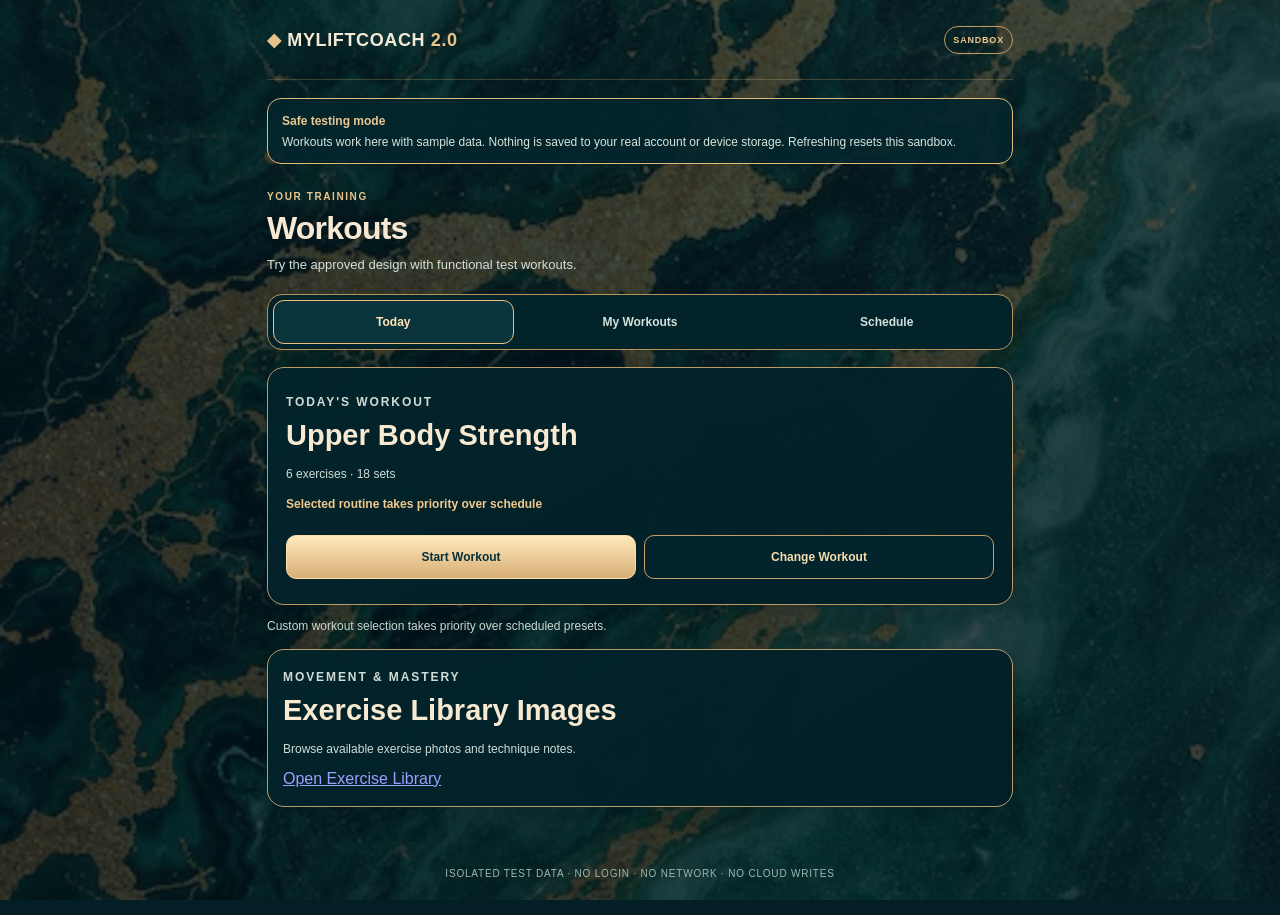
<file: index.html>
<!doctype html>
<html lang="en"><head><meta charset="utf-8"><meta name="viewport" content="width=device-width,initial-scale=1,viewport-fit=cover"><meta name="theme-color" content="#07363b">
<meta http-equiv="Content-Security-Policy" content="default-src 'none'; style-src 'self'; img-src 'self' data:; script-src 'self'; connect-src 'none'; form-action 'none'; object-src 'none'; frame-src 'none'; base-uri 'none'">
<title>MYLIFTCOACH 2.0 | Workouts Sandbox</title><link rel="stylesheet" href="./workouts-visual-preview.css?v=2"><link rel="stylesheet" href="./workouts-sandbox.css?v=1"><script defer src="./workouts-sandbox.js?v=1"></script></head>
<body><div class="wallpaper"></div><main class="app">
<header><div class="wordmark"><span class="symbol">◆</span> MYLIFTCOACH <em>2.0</em></div><div class="preview-tag">SANDBOX</div></header>
<div class="notice"><strong>Safe testing mode</strong><p>Workouts work here with sample data. Nothing is saved to your real account or device storage. Refreshing resets this sandbox.</p></div>
<section class="page"><p class="eyebrow">YOUR TRAINING</p><h1>Workouts</h1><p class="intro">Try the approved design with functional test workouts.</p>
<nav class="tabs" role="tablist" aria-label="Workouts sections"><button type="button" data-tab="today" id="tab-today" role="tab" aria-selected="true" aria-controls="panel-today">Today</button><button type="button" data-tab="routines" id="tab-routines" role="tab" aria-selected="false" aria-controls="panel-routines" tabindex="-1">My Workouts</button><button type="button" data-tab="schedule" id="tab-schedule" role="tab" aria-selected="false" aria-controls="panel-schedule" tabindex="-1">Schedule</button></nav>
<section class="panelview" id="panel-today" role="tabpanel" aria-labelledby="tab-today"><div id="today-content"></div><div id="active-session"></div></section>
<section class="panelview" id="panel-routines" role="tabpanel" aria-labelledby="tab-routines" hidden><div class="split-title"><h2>My routines</h2><button type="button" class="primary small" data-action="create">+ New Workout</button></div><div id="routine-content"></div><form id="routine-editor" class="card editor" hidden><h2 id="editor-heading">Create custom workout</h2><label for="routine-name">Workout name</label><input id="routine-name" name="name" type="text" maxlength="60" required placeholder="e.g. Push Day"><label for="routine-exercises">Exercises — one per line</label><textarea id="routine-exercises" name="exercises" rows="5" maxlength="1500" placeholder="Bench Press&#10;Shoulder Press" required></textarea><label for="routine-sets">Sets per exercise</label><input id="routine-sets" name="sets" type="number" min="1" max="10" value="3" required><div class="buttons"><button class="primary" type="submit">Save workout</button><button class="secondary" type="button" data-action="cancel-edit">Cancel</button></div></form></section>
<section class="panelview" id="panel-schedule" role="tabpanel" aria-labelledby="tab-schedule" hidden><article class="card"><span class="eyebrow">YOUR PLAN</span><h2>Weekly schedule</h2><p>Change the example plan for any day. The test schedule updates Today when no custom workout is selected.</p><div class="week" id="schedule-content"></div></article></section>
<div class="card library-entry"><p class="eyebrow">MOVEMENT & MASTERY</p><h2>Exercise Library Images</h2><p>Browse available exercise photos and technique notes.</p><a href="./exercise-images.html" style="display:inline-block;background:#e2bd83;color:#03272d;font-weight:800;padding:13px 16px;border-radius:10px;text-decoration:none">Open Exercise Library</a></div><p id="feedback" role="status" aria-live="polite"></p>
</section><footer>ISOLATED TEST DATA · NO LOGIN · NO NETWORK · NO CLOUD WRITES</footer></main></body></html>
</file>
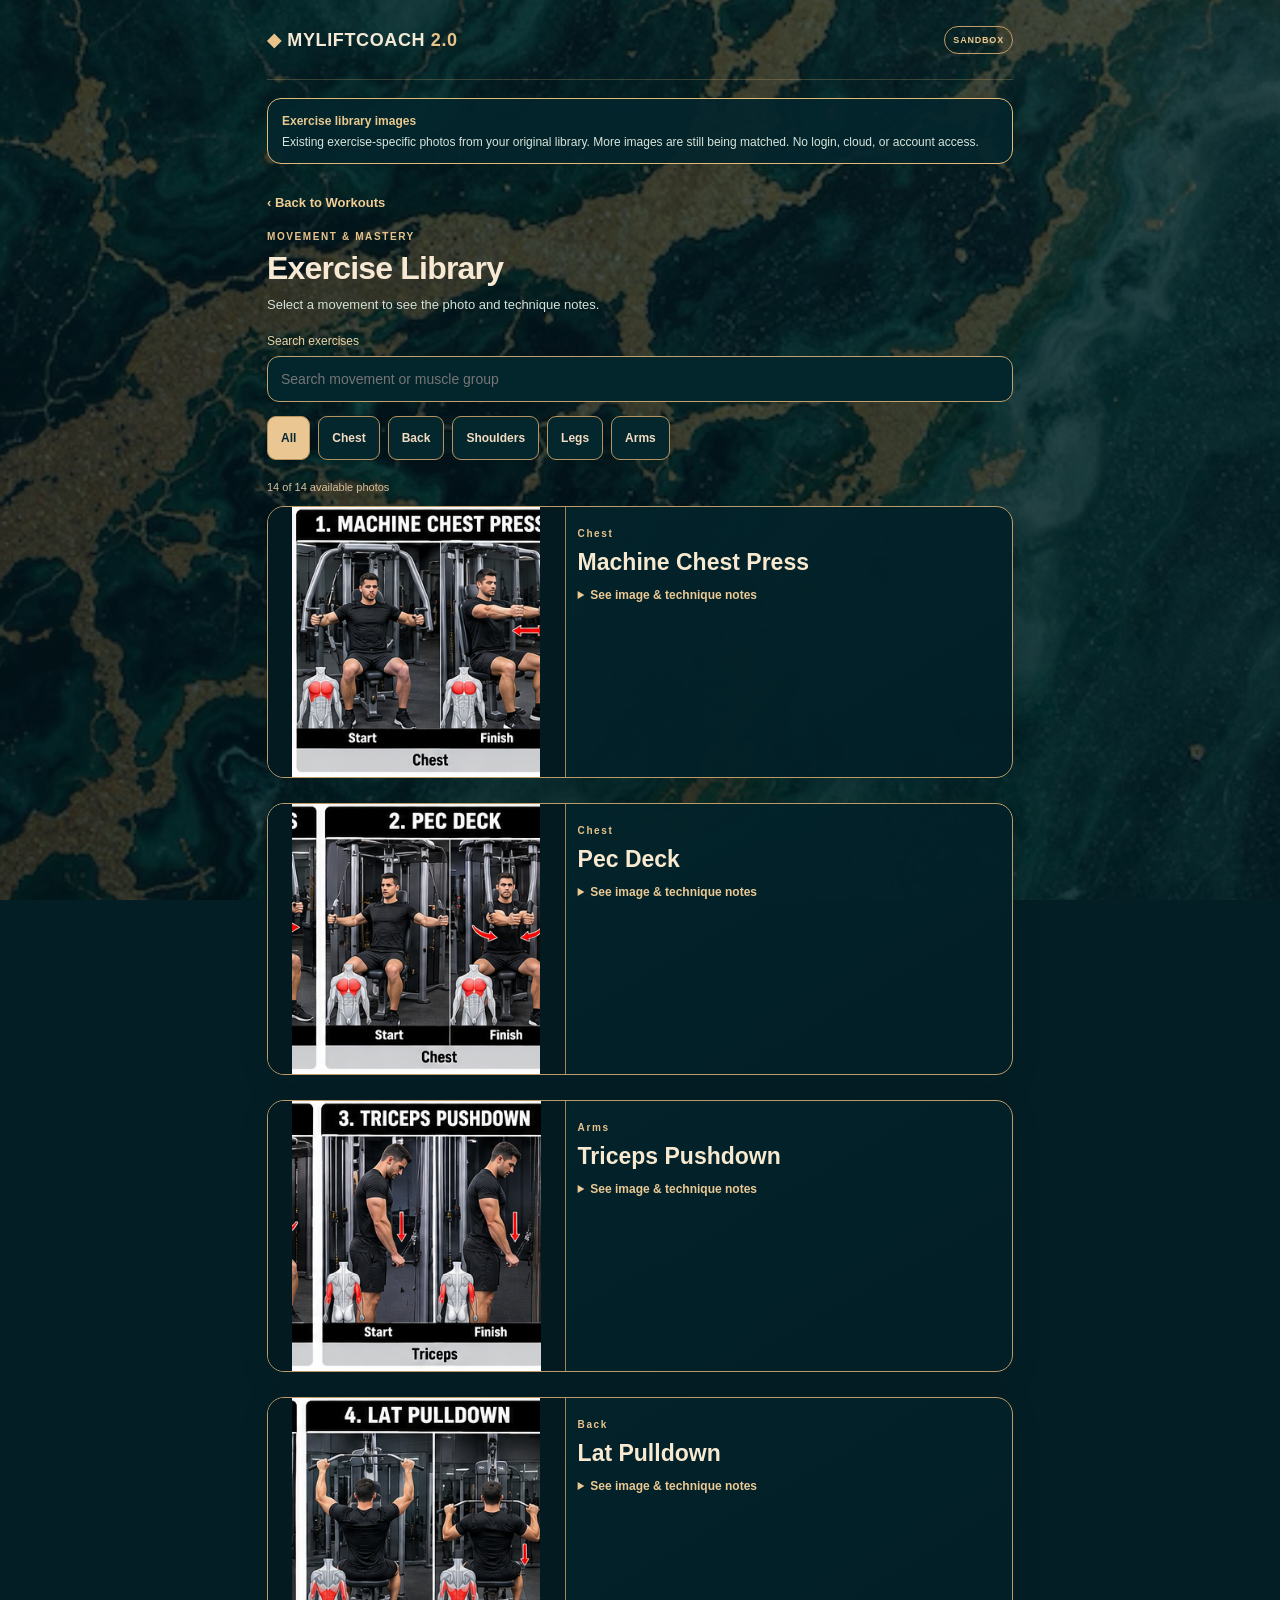
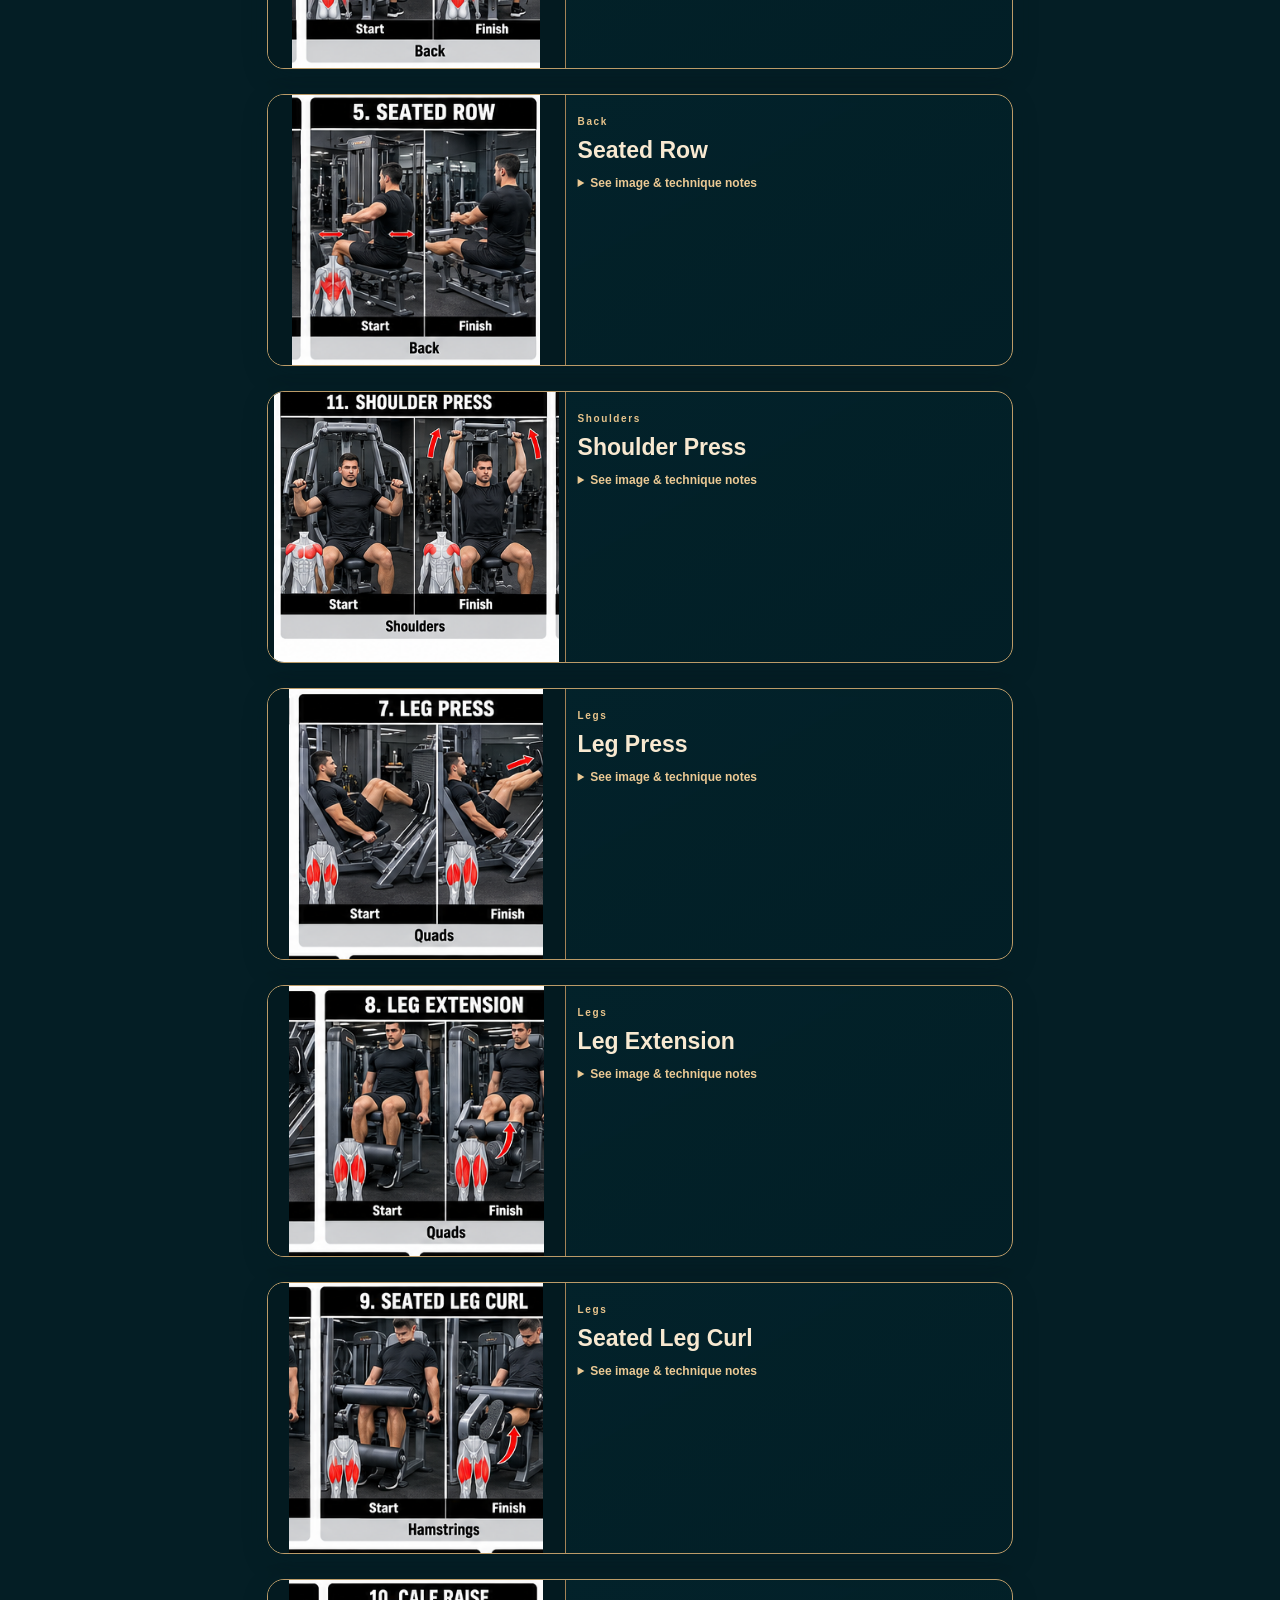
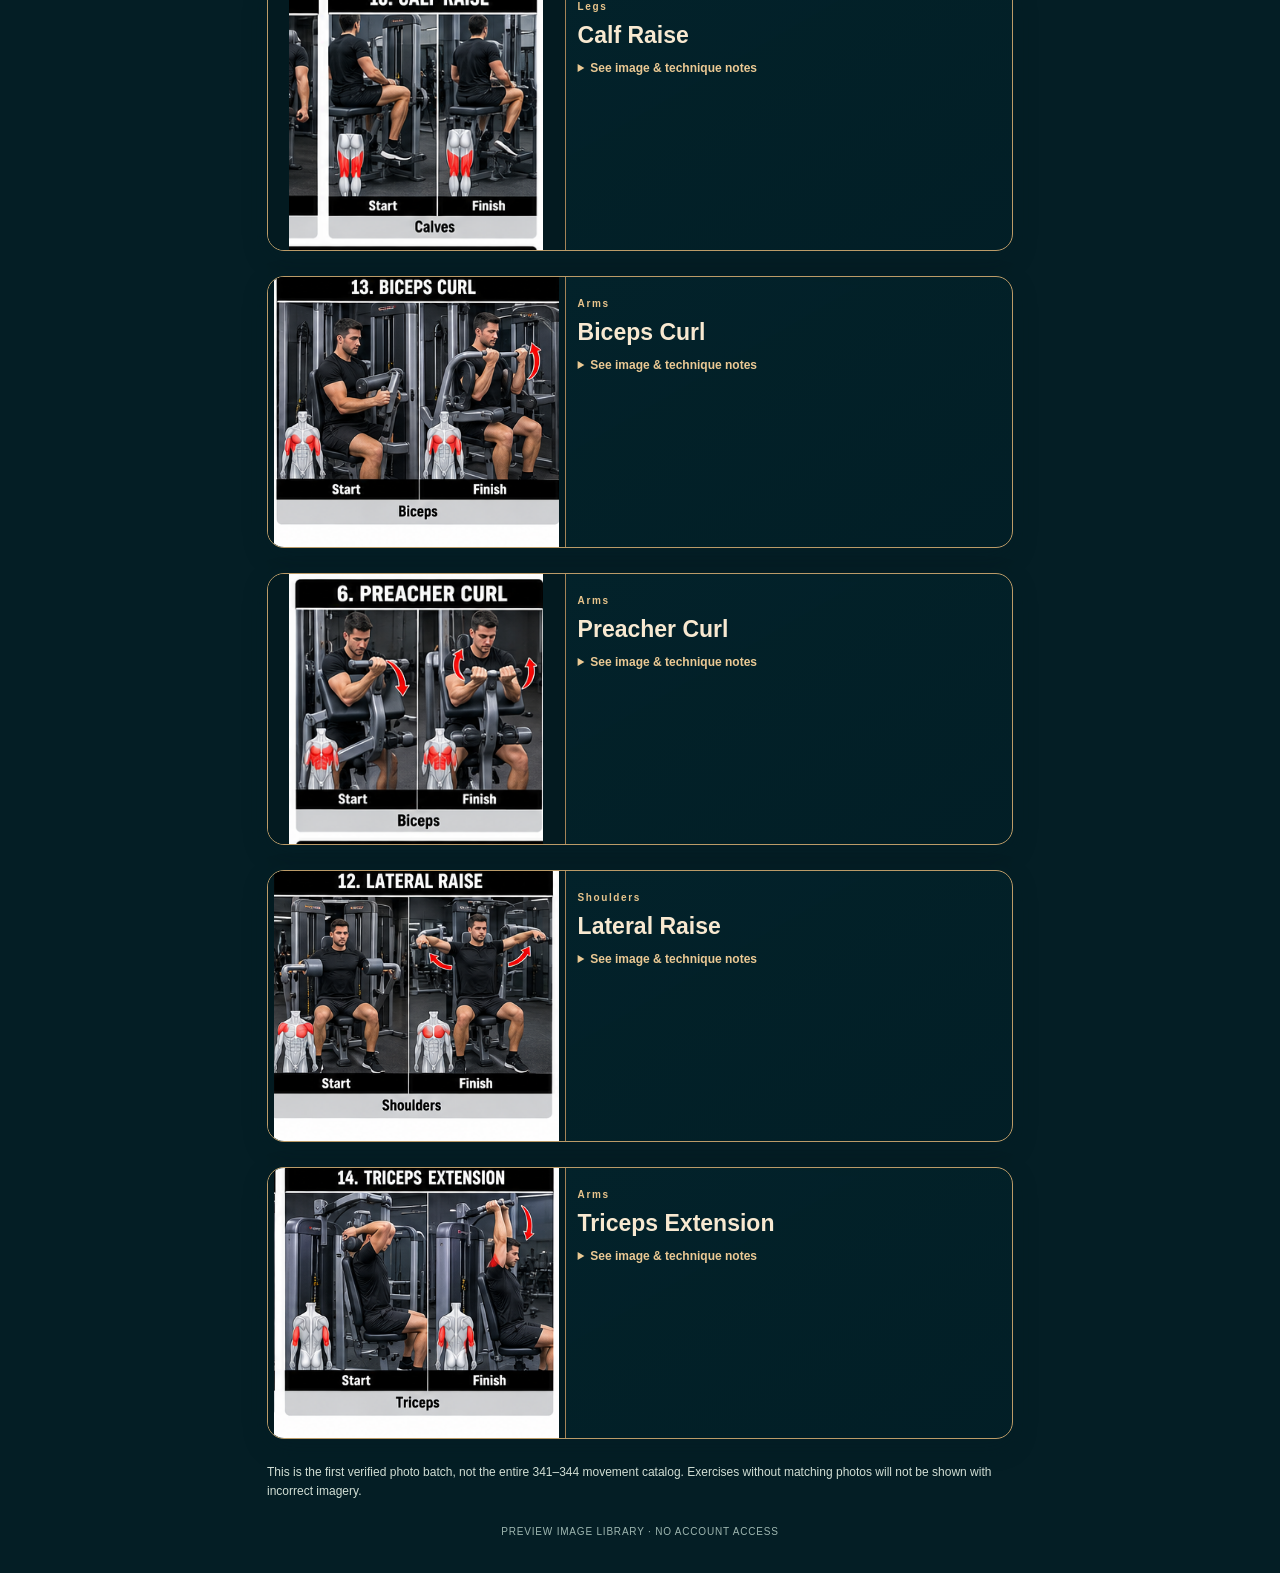
<file: exercise-images.html>
<!doctype html><html lang="en"><head><meta charset="utf-8"><meta name="viewport" content="width=device-width,initial-scale=1,viewport-fit=cover"><meta name="theme-color" content="#03232b"><meta http-equiv="Content-Security-Policy" content="default-src 'none'; style-src 'self'; script-src 'self'; img-src 'self' data:; connect-src 'none'; form-action 'none'; object-src 'none'; base-uri 'none'"><title>Exercise Library Images | MYLIFTCOACH Preview</title><link rel="stylesheet" href="./workouts-visual-preview.css?v=2"><link rel="stylesheet" href="./workouts-sandbox.css?v=1"><link rel="stylesheet" href="./exercise-images.css?v=1"><script defer src="./exercise-images.js?v=1"></script></head><body><div class="wallpaper"></div><main class="app"><header><div class="wordmark"><span class="symbol">◆</span> MYLIFTCOACH <em>2.0</em></div><div class="preview-tag">SANDBOX</div></header><div class="notice"><strong>Exercise library images</strong><p>Existing exercise-specific photos from your original library. More images are still being matched. No login, cloud, or account access.</p></div><section class="page"><a class="back-link" href="./">‹ Back to Workouts</a><p class="eyebrow">MOVEMENT & MASTERY</p><h1>Exercise Library</h1><p class="intro">Select a movement to see the photo and technique notes.</p><label class="search-label" for="exercise-search">Search exercises</label><input id="exercise-search" type="search" placeholder="Search movement or muscle group" autocomplete="off"><div class="filter-list" id="exercise-filters" role="group" aria-label="Filter by muscle"></div><p class="coverage" id="photo-count"></p><section id="exercise-list" class="exercise-image-grid" aria-label="Exercises with images"></section><p class="subnote">This is the first verified photo batch, not the entire 341–344 movement catalog. Exercises without matching photos will not be shown with incorrect imagery.</p></section><footer>PREVIEW IMAGE LIBRARY · NO ACCOUNT ACCESS</footer></main></body></html>
</file>
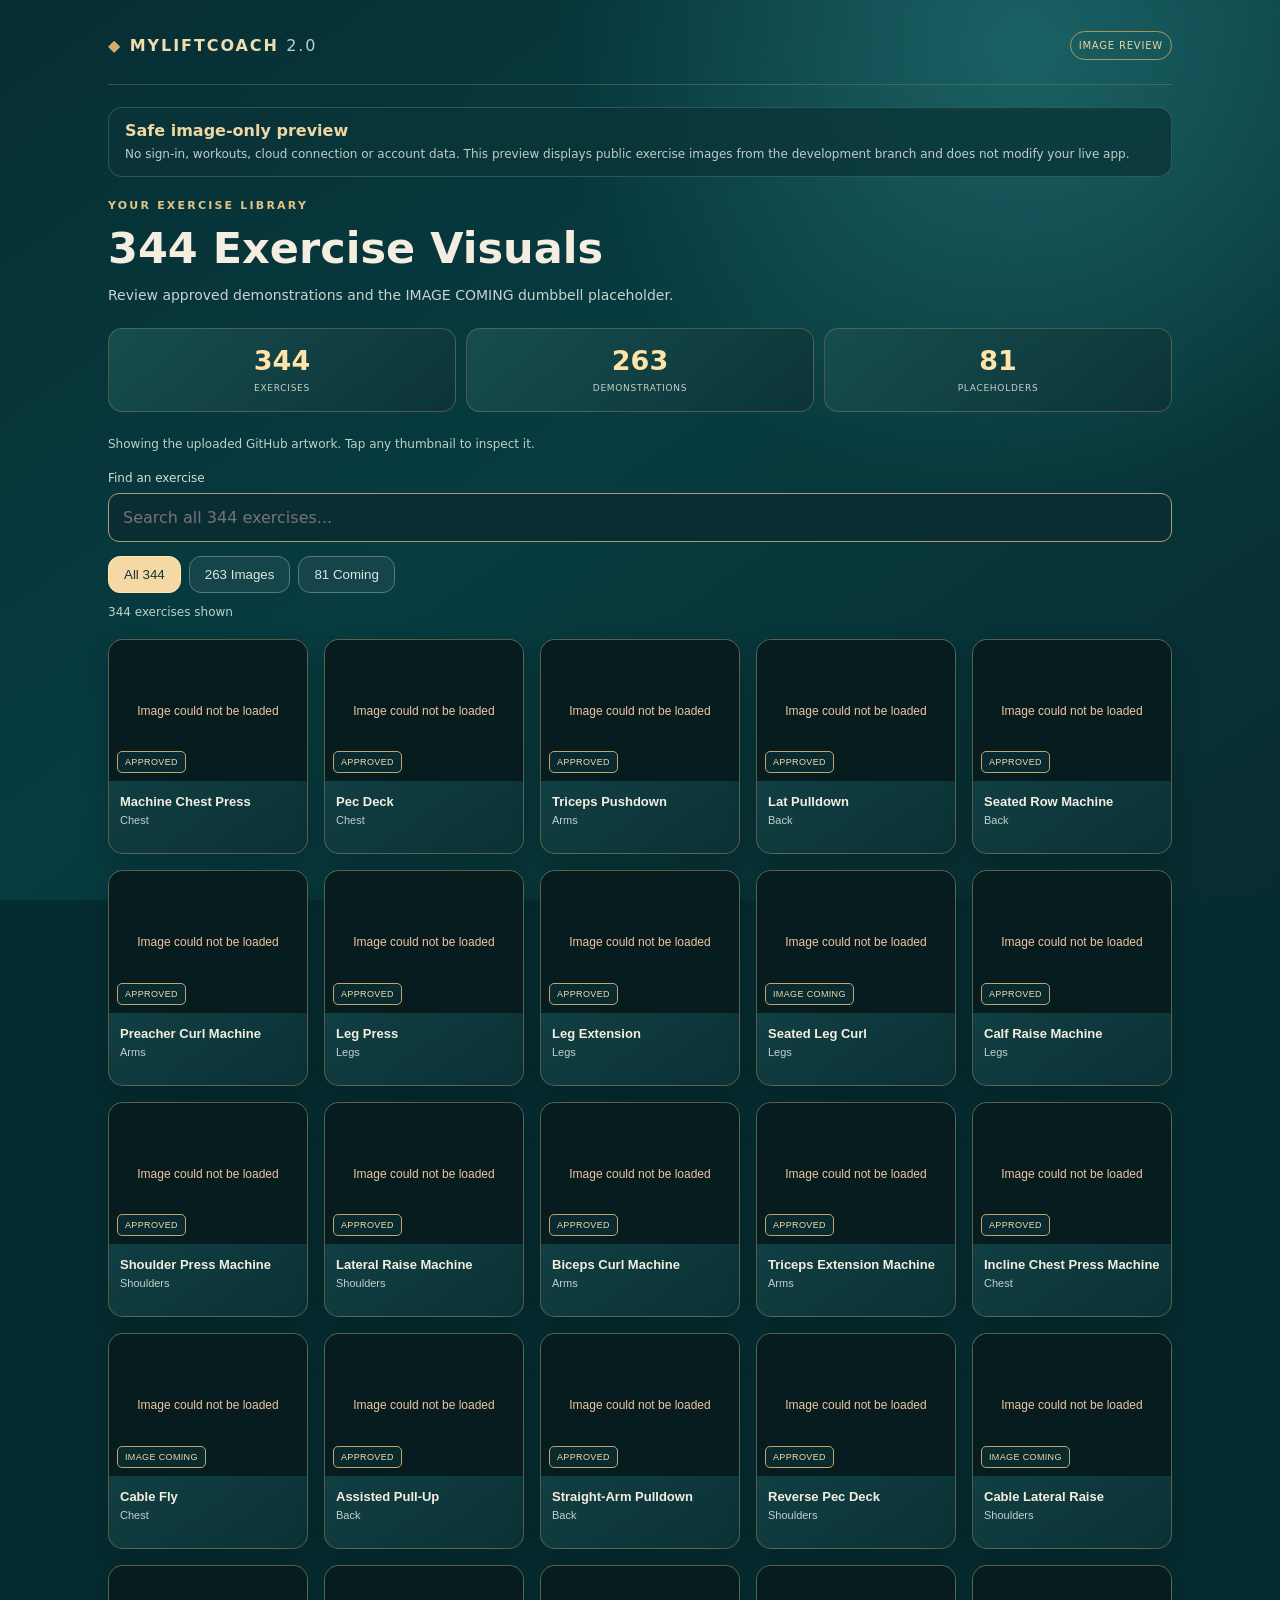
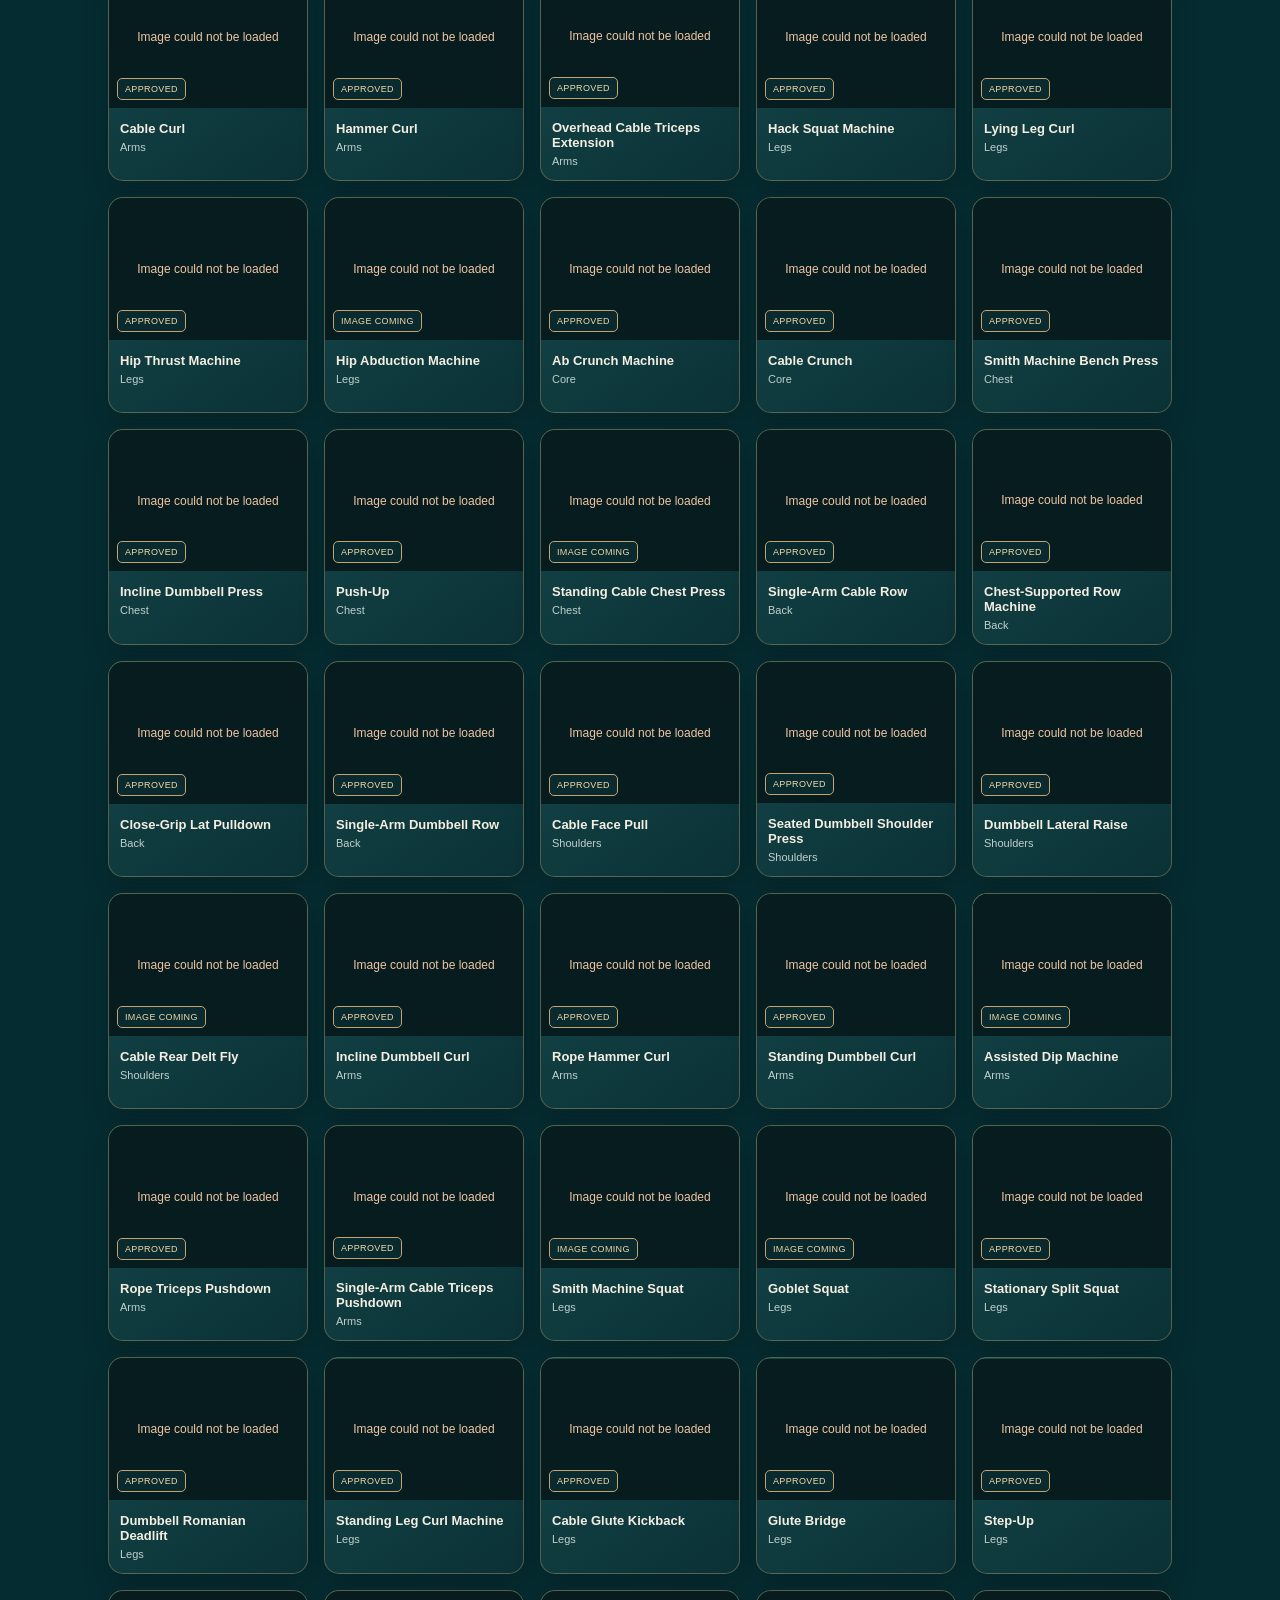
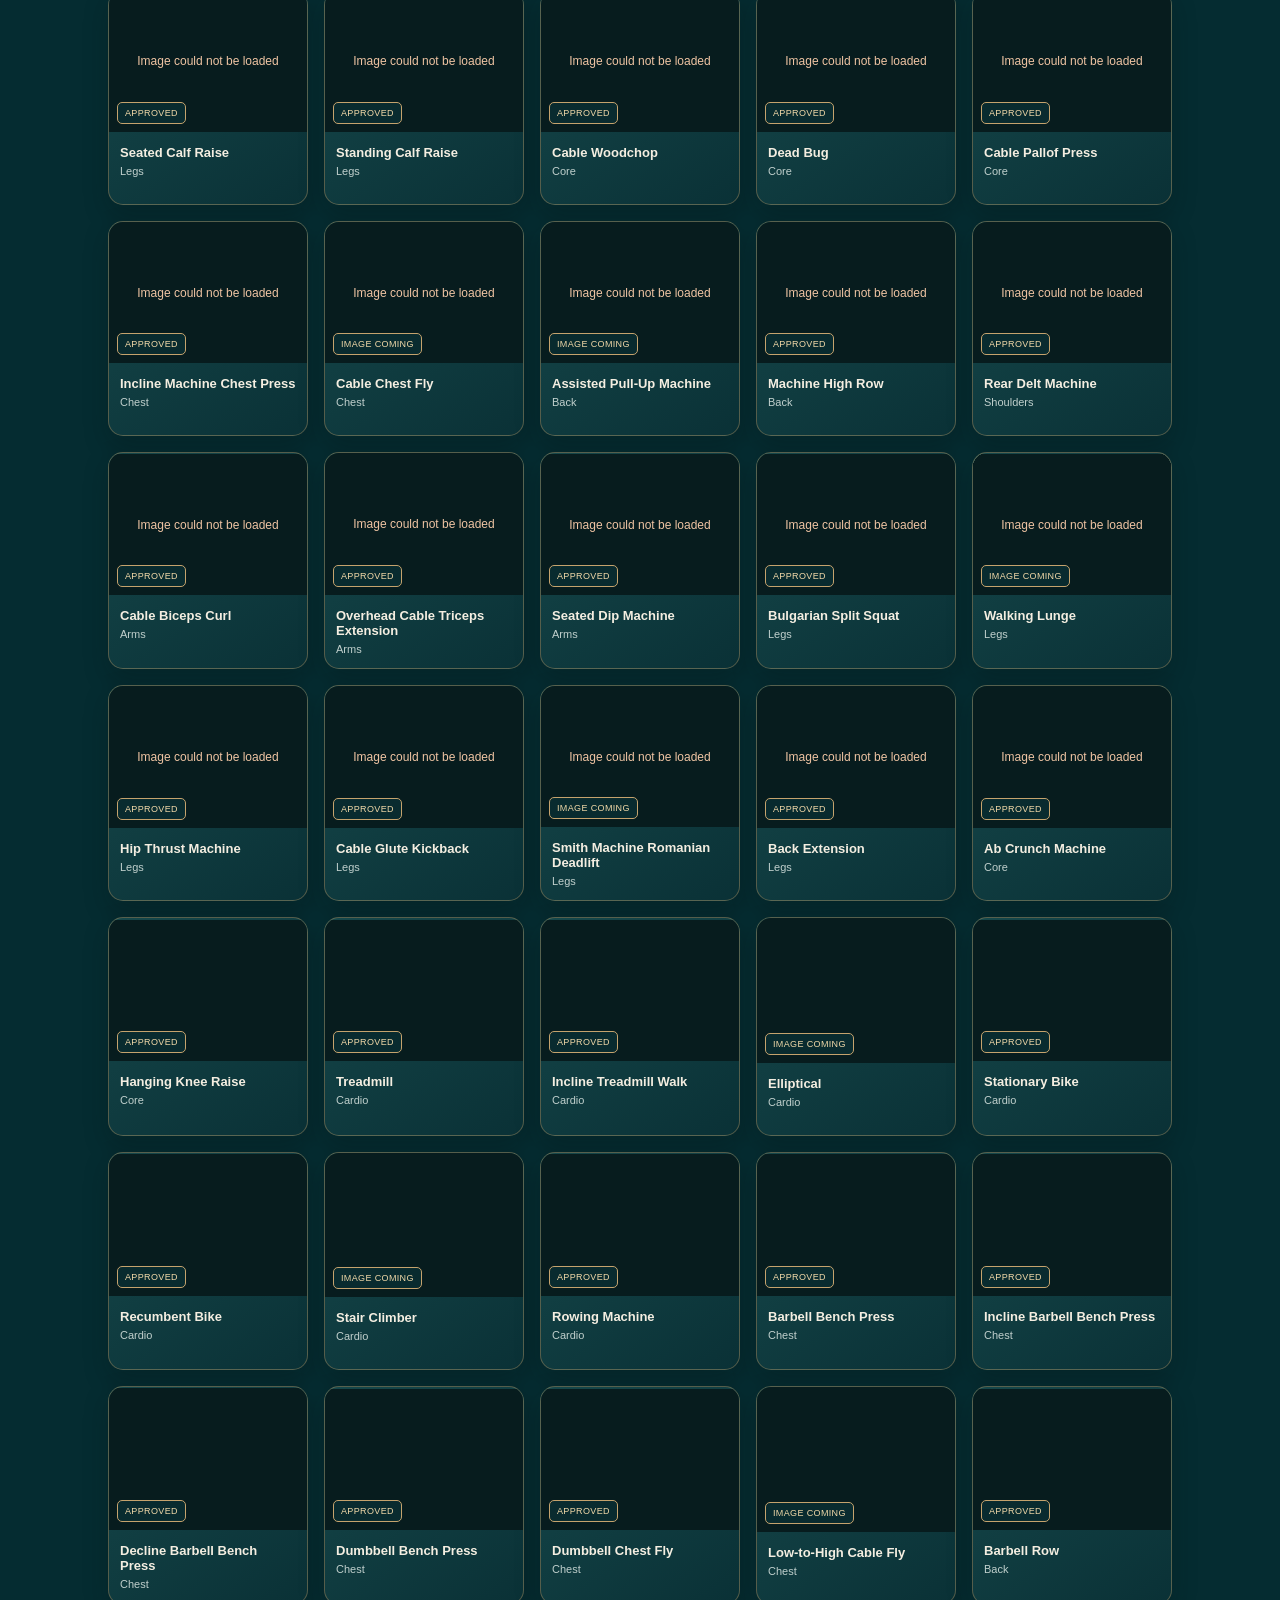
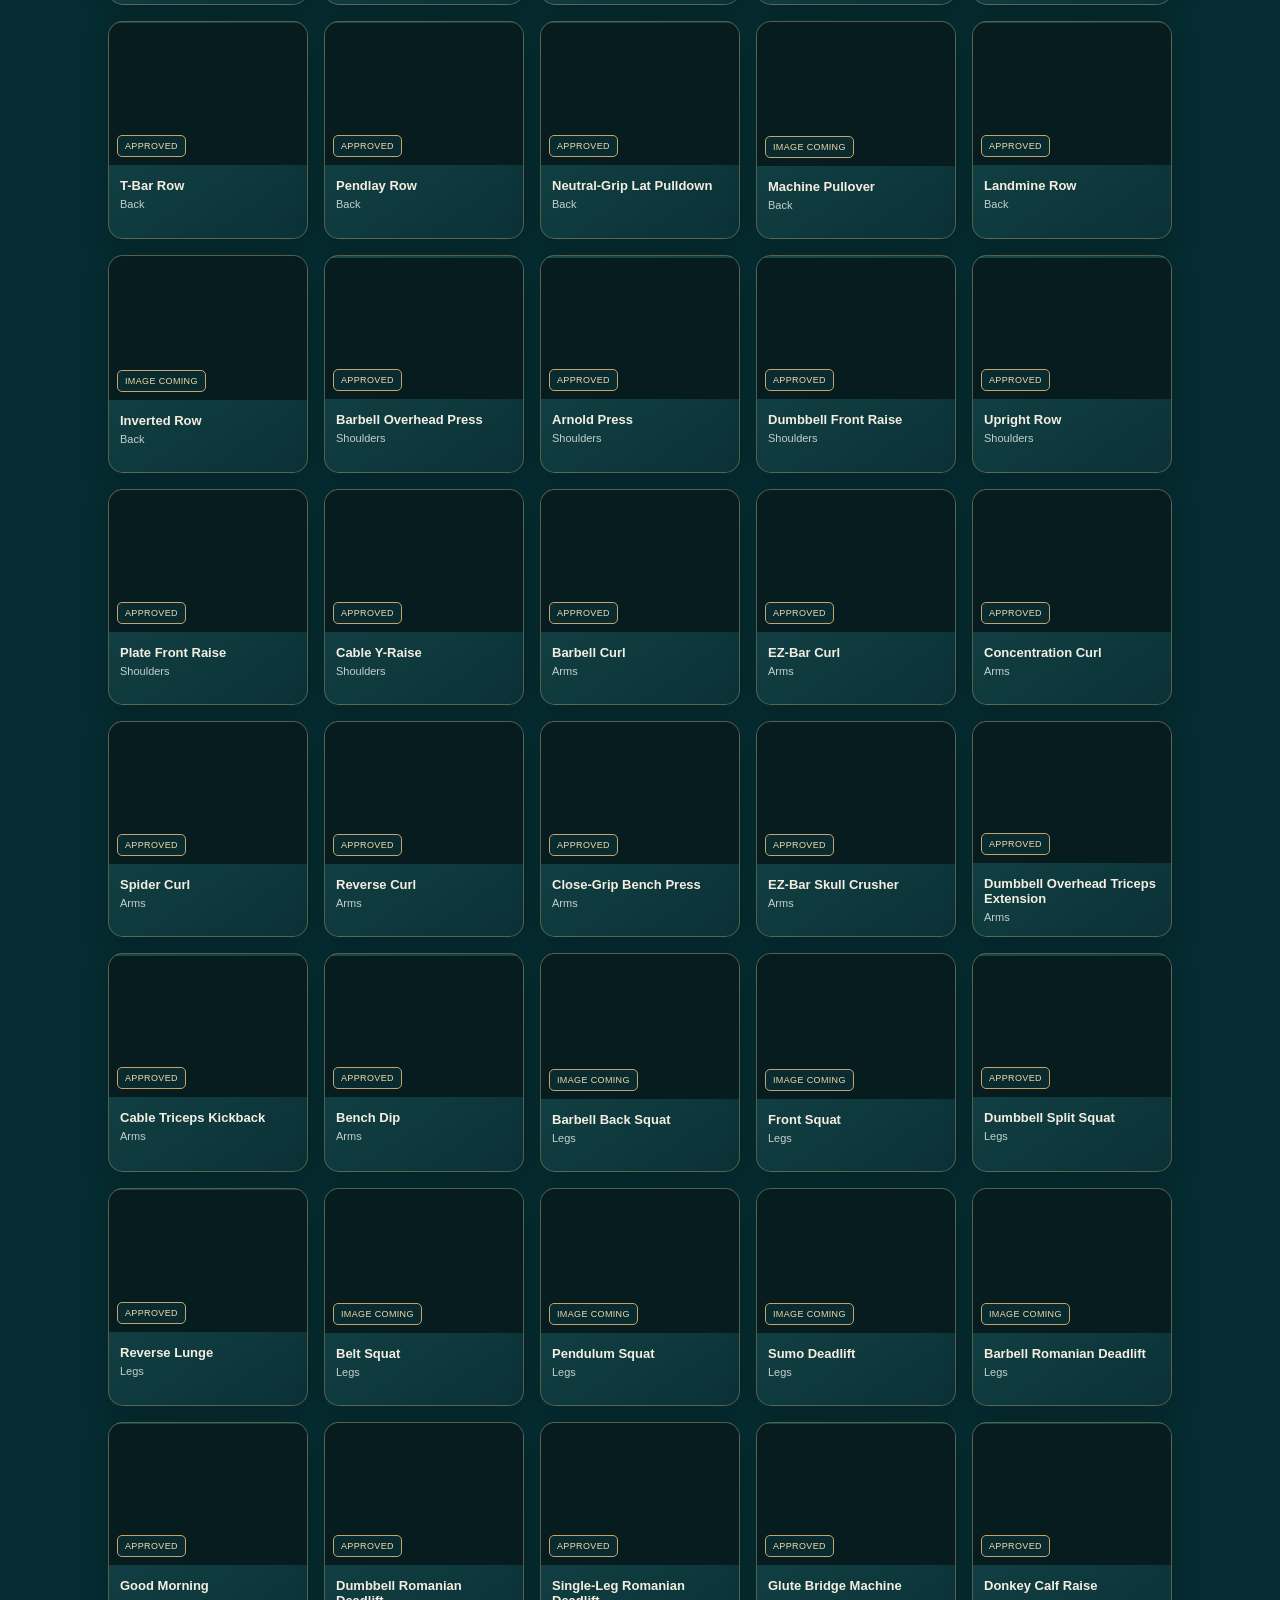
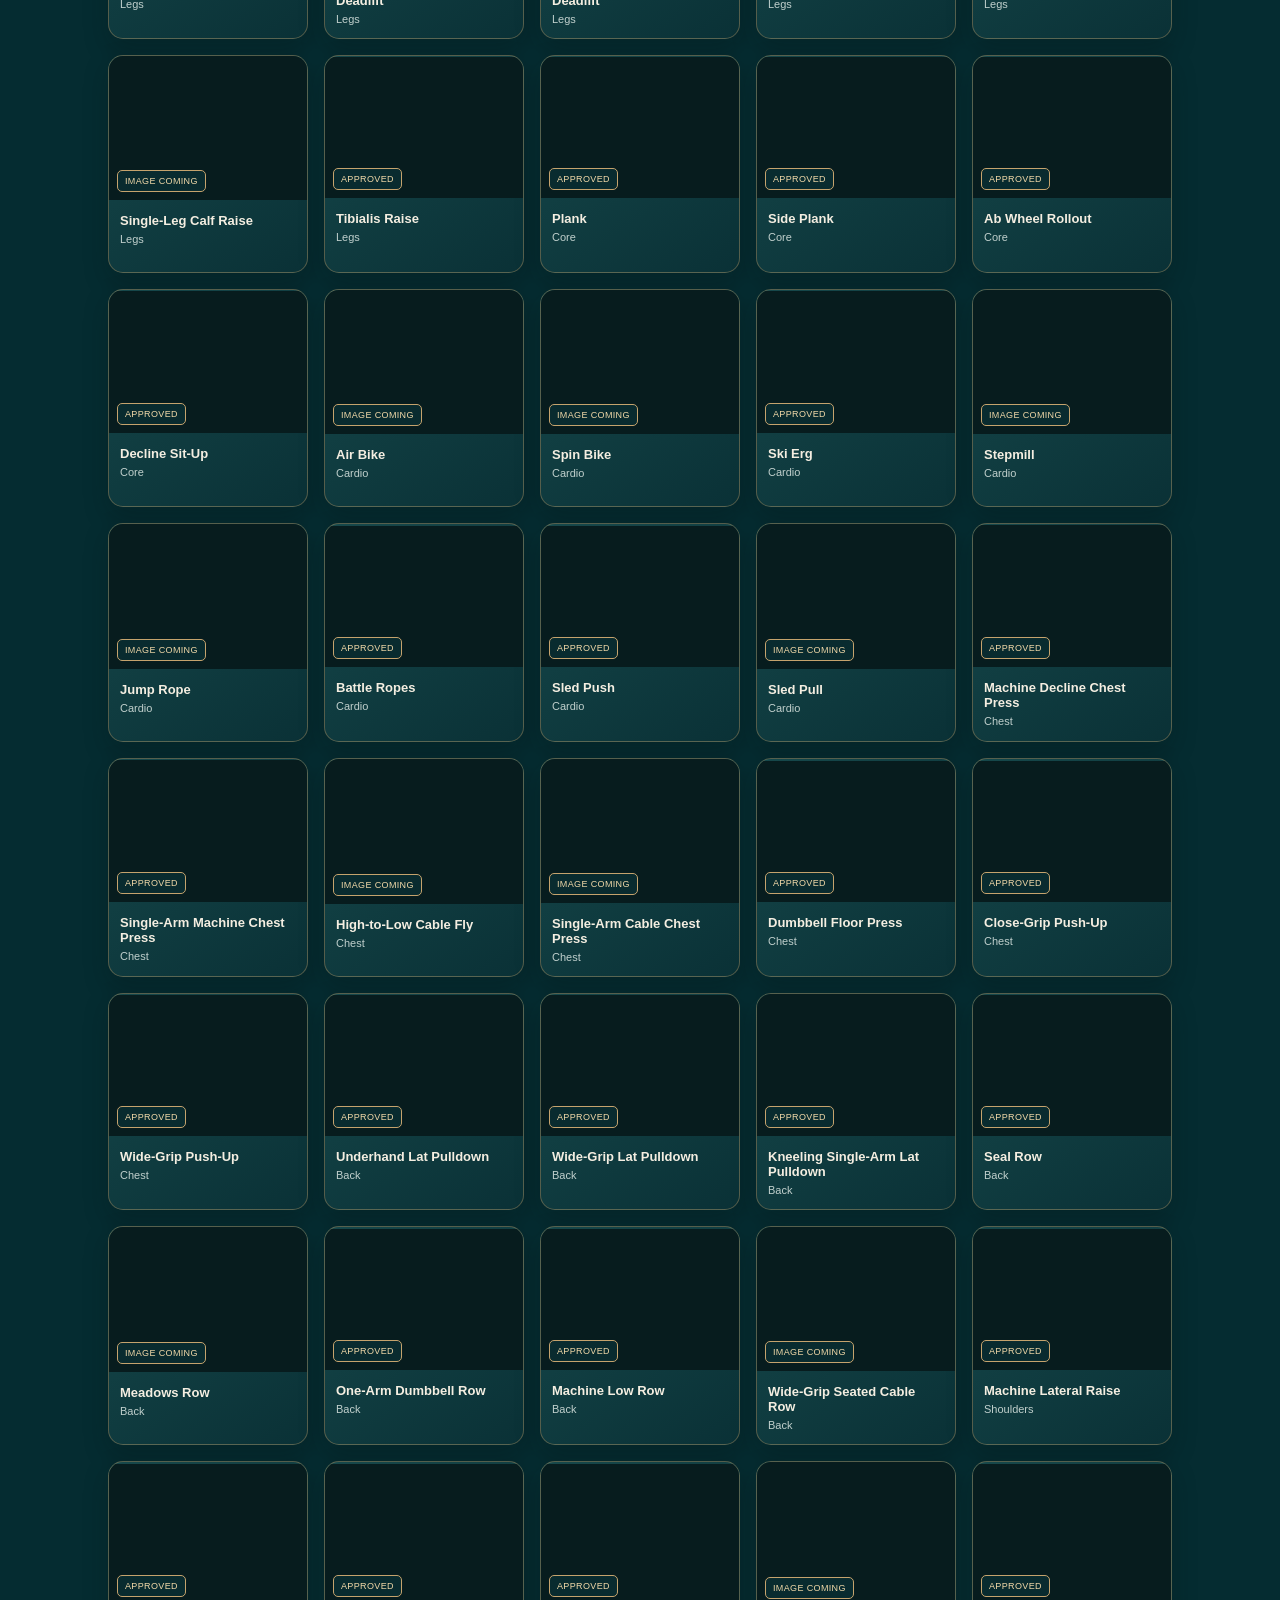
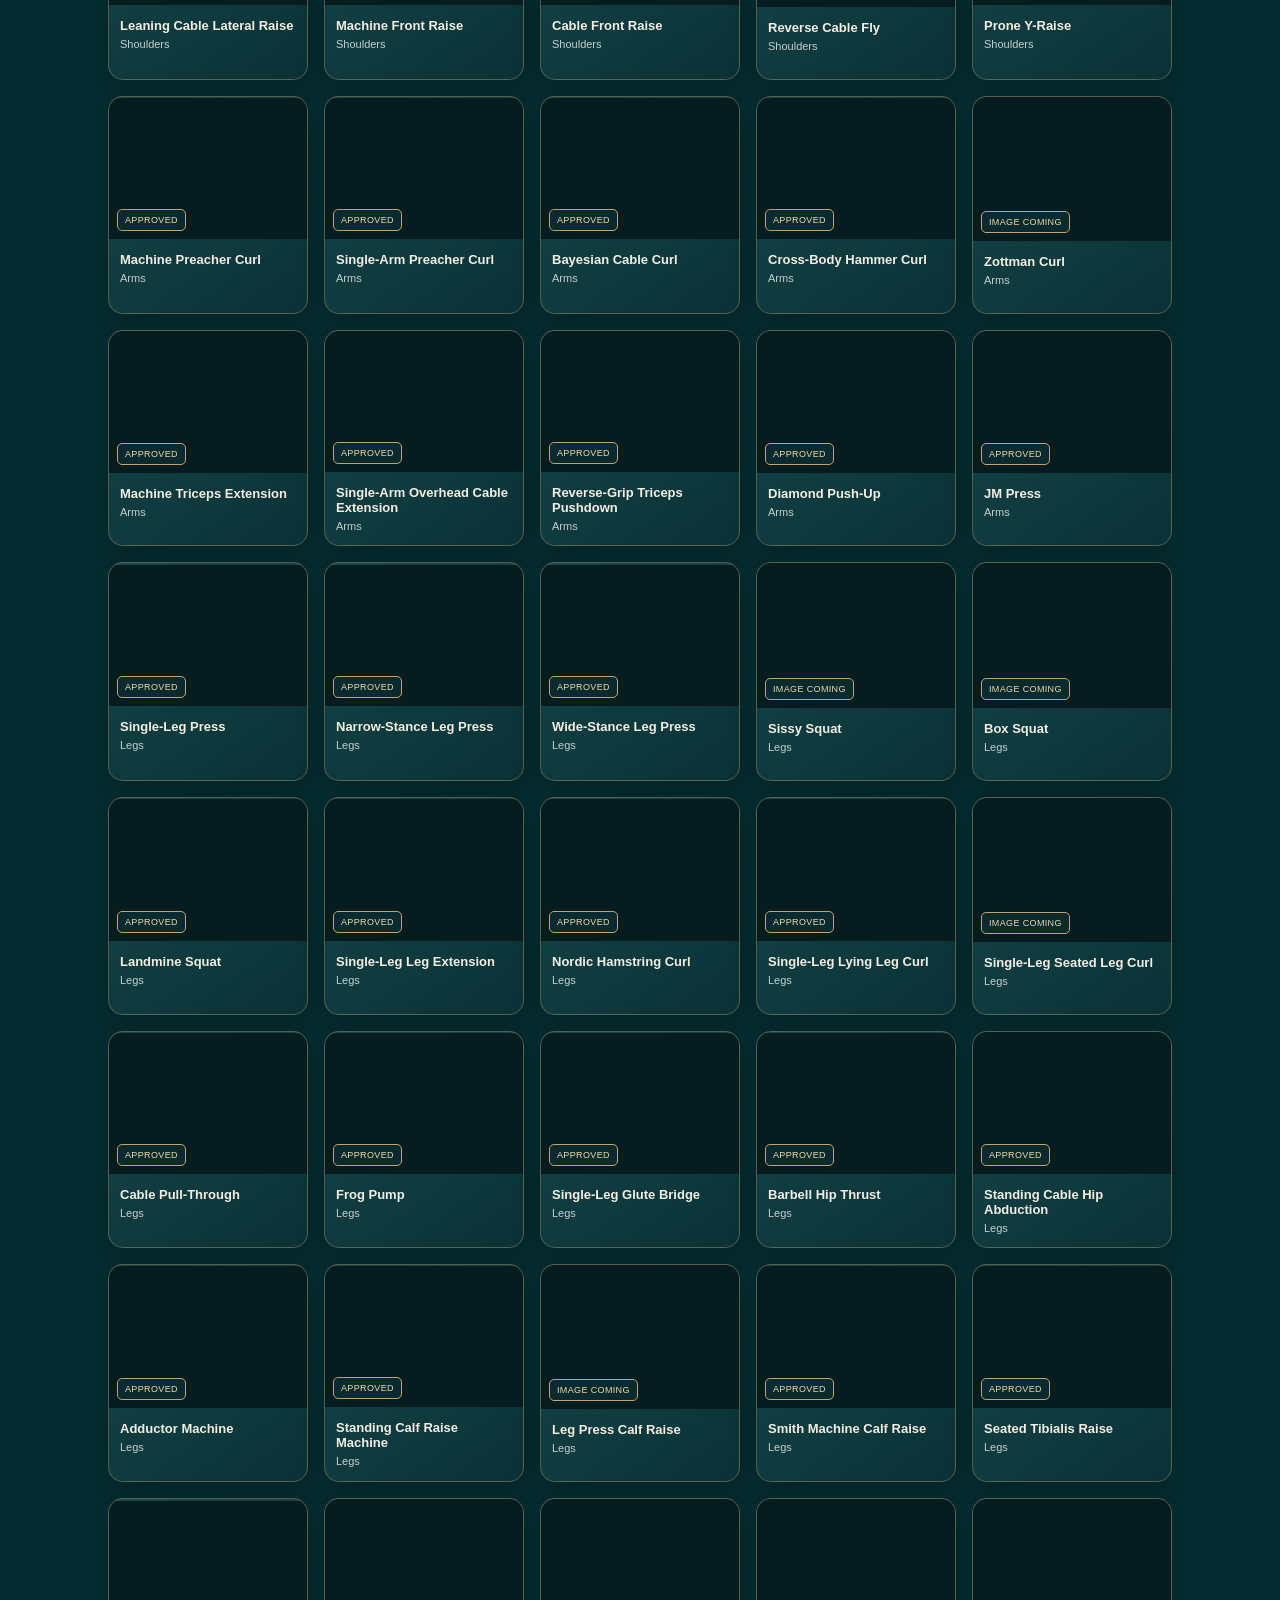
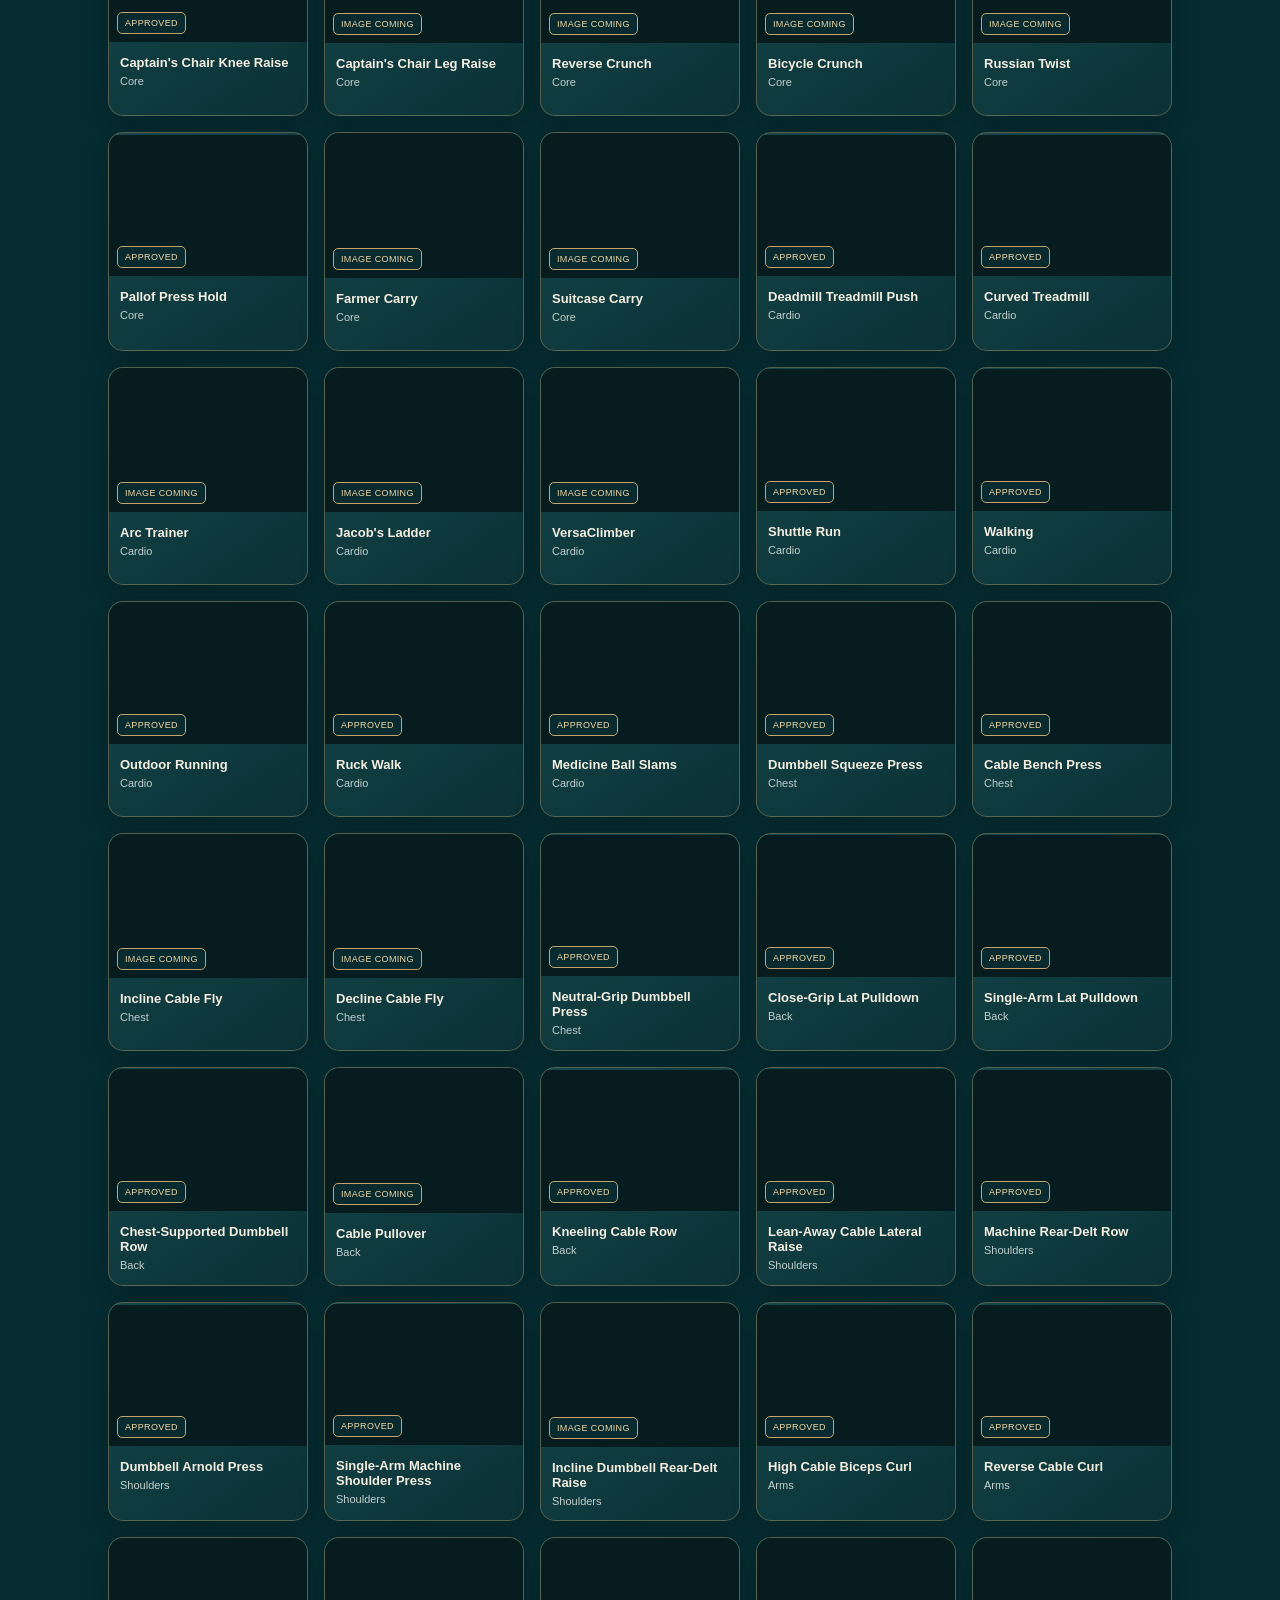
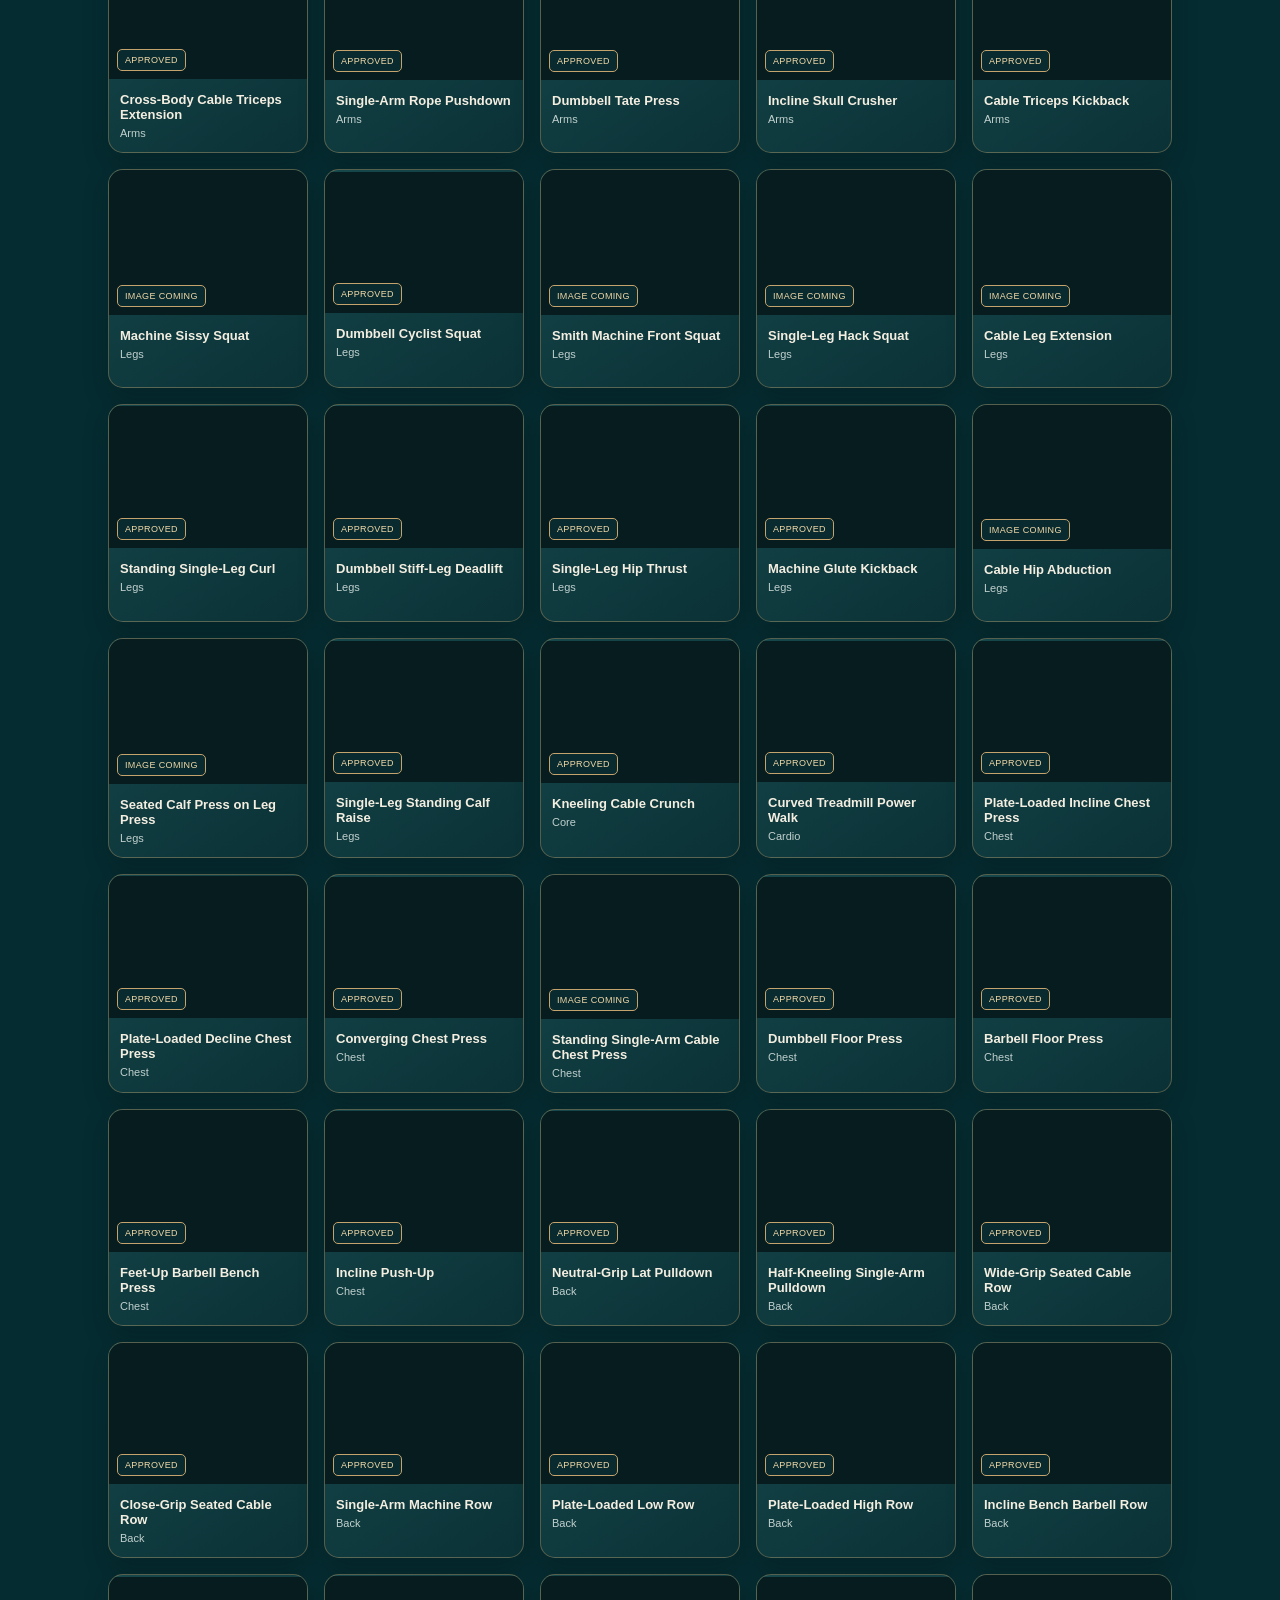
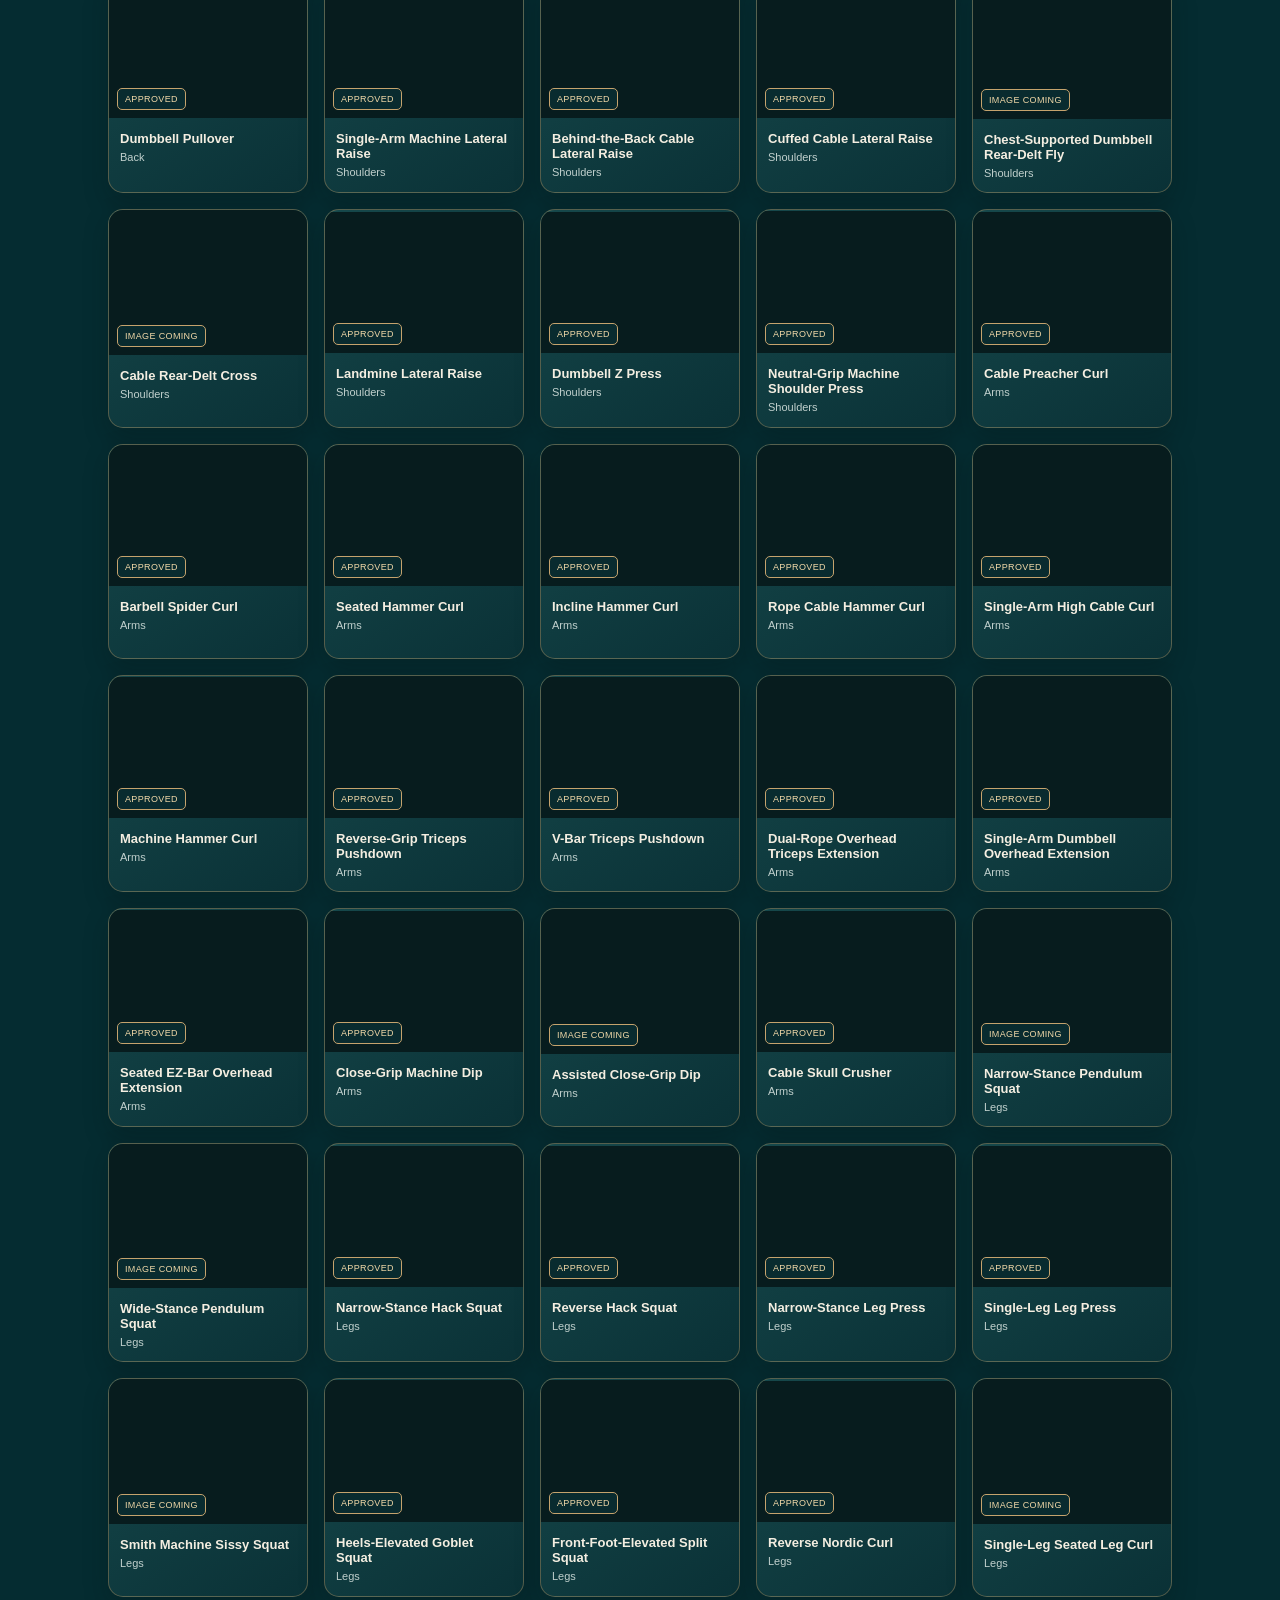
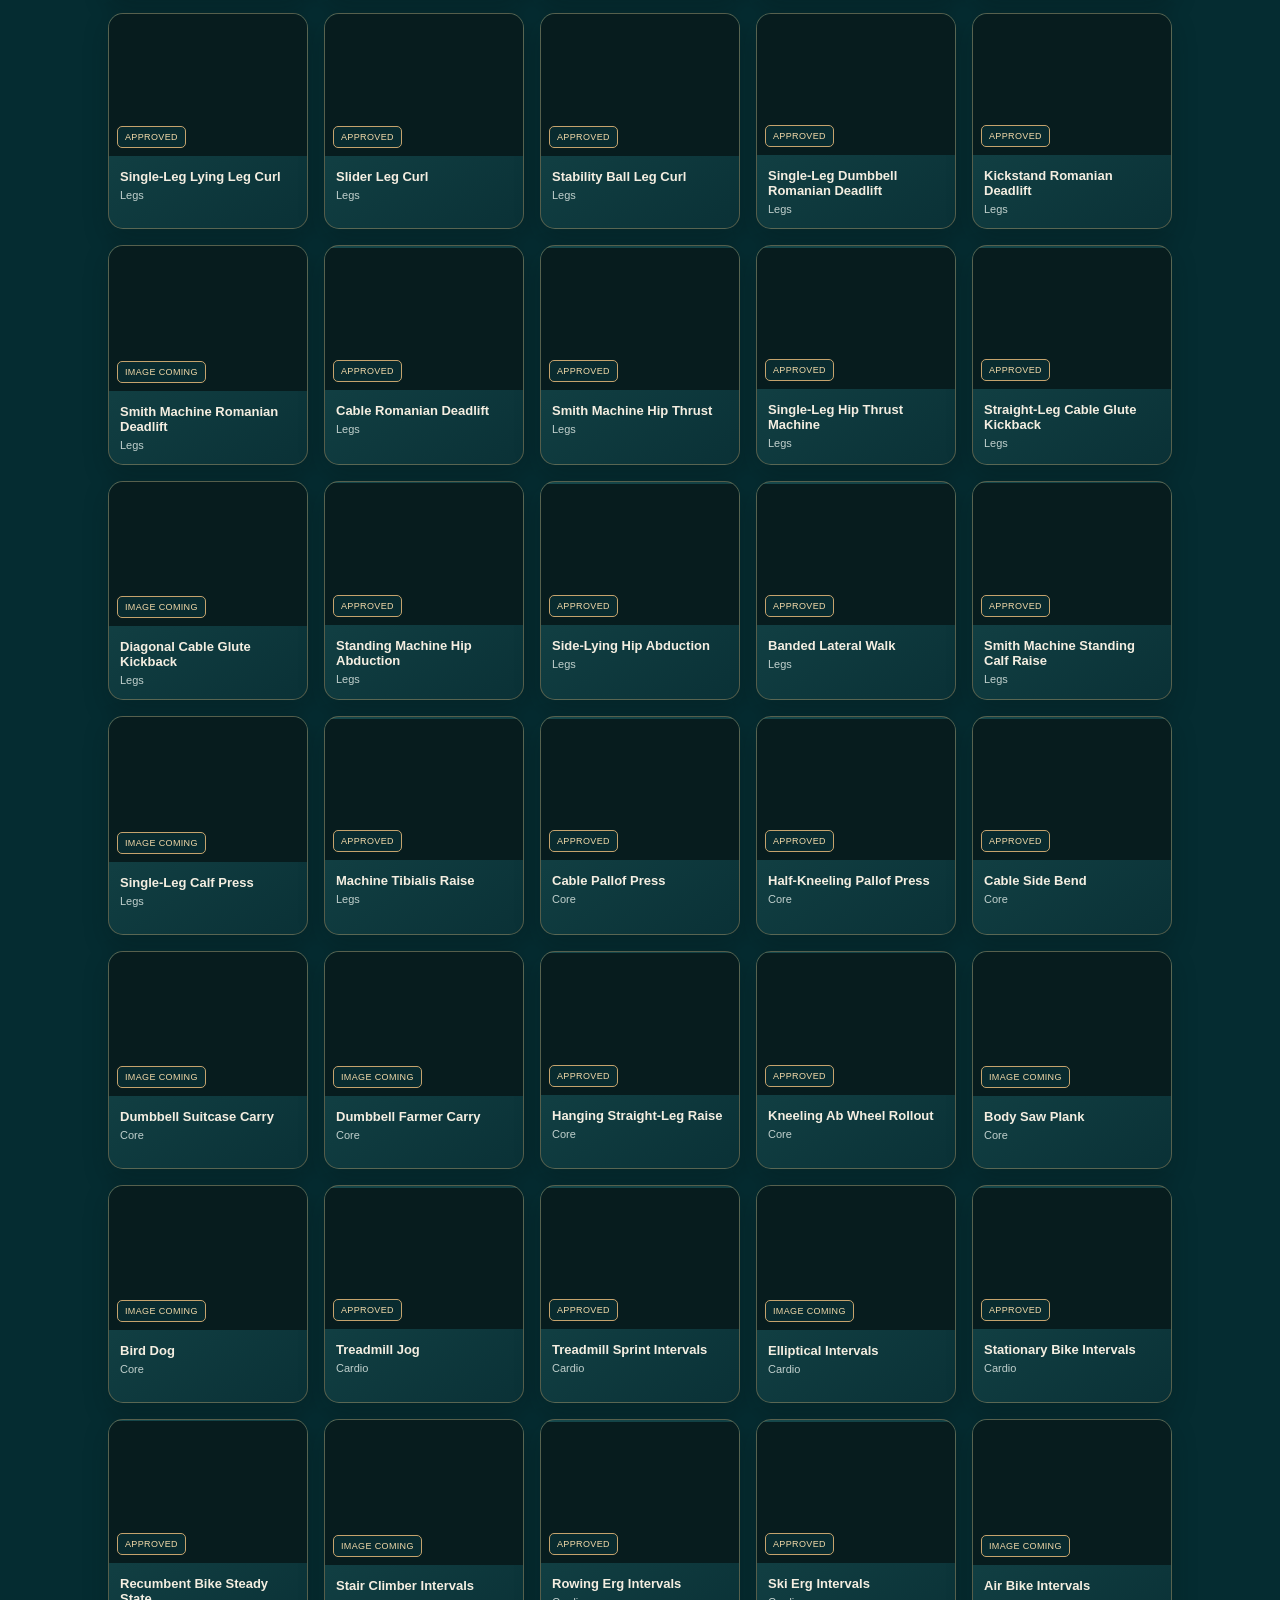
<file: exercise-visuals-344-preview.html>
<!doctype html>
<html lang="en">
<head>
<meta charset="utf-8">
<meta name="viewport" content="width=device-width,initial-scale=1,viewport-fit=cover">
<meta name="theme-color" content="#063b40">
<meta http-equiv="Content-Security-Policy" content="default-src 'none'; style-src 'self'; script-src 'self'; img-src 'self' https://raw.githubusercontent.com data:; connect-src 'none'; form-action 'none'; object-src 'none'; frame-src 'none'; base-uri 'none'">
<title>MYLIFTCOACH | 344 Exercise Image Review</title>
<link rel="stylesheet" href="./exercise-visuals-344-preview.css?v=2">
<script defer src="./exercise-visuals-344-preview.js?v=3"></script>
</head>
<body>
<div class="wallpaper" aria-hidden="true"></div>
<main class="app">
<header><div class="brand"><span class="mark">◆</span> MYLIFTCOACH <span class="two">2.0</span></div><span class="pill">IMAGE REVIEW</span></header>
<div class="notice"><strong>Safe image-only preview</strong><p>No sign-in, workouts, cloud connection or account data. This preview displays public exercise images from the development branch and does not modify your live app.</p></div>
<section class="heading"><p class="eyebrow">YOUR EXERCISE LIBRARY</p><h1>344 Exercise Visuals</h1><p>Review approved demonstrations and the IMAGE COMING dumbbell placeholder.</p></section>
<section class="metrics" aria-live="polite"><div><strong id="total">344</strong><small>EXERCISES</small></div><div><strong id="approved">263</strong><small>DEMONSTRATIONS</small></div><div><strong id="coming">81</strong><small>PLACEHOLDERS</small></div></section>
<div id="status" role="status">Loading image catalog...</div>
<section class="controls"><label for="search">Find an exercise</label><input id="search" type="search" placeholder="Search all 344 exercises..." autocomplete="off"><div class="tabs" role="group" aria-label="Filter exercises"><button class="active" data-filter="all" type="button">All 344</button><button data-filter="approved" type="button">263 Images</button><button data-filter="coming" type="button">81 Coming</button></div><p id="count"></p></section>
<div id="grid" class="gallery"></div>
</main>
<div id="viewer" class="viewer" hidden role="dialog" aria-modal="true" aria-label="Exercise image"><div class="viewer-panel"><button id="close" type="button" aria-label="Close image">✕</button><h2 id="viewer-title"></h2><img id="viewer-img" alt=""><p id="viewer-note"></p></div></div>
</body>
</html>
</file>
<file: workouts-visual-preview.css>
:root{font-family:-apple-system,BlinkMacSystemFont,"Segoe UI",Arial,sans-serif;background:#041e25;color:#f4e9d5;color-scheme:dark}*{box-sizing:border-box}body{margin:0;min-height:100vh}.wallpaper{position:fixed;inset:0;background:linear-gradient(145deg,rgba(2,25,32,.70),rgba(1,20,27,.76)),url("./assets/approved-vertical-marble-sharp.webp") center/cover no-repeat;z-index:-1}.app{max-width:780px;margin:auto;min-height:100vh;padding:0 17px 36px}header{min-height:80px;display:flex;justify-content:space-between;align-items:center;gap:8px;border-bottom:1px solid rgba(221,183,119,.25)}.wordmark{font-size:18px;letter-spacing:.035em;font-weight:850;white-space:nowrap}.wordmark .symbol,.wordmark em{color:#e8c48c;font-style:normal}.preview-tag{font-size:9px;font-weight:800;letter-spacing:.09em;color:#edc88d;border:1px solid #c09c66;border-radius:20px;padding:8px}.notice{border:1px solid rgba(211,170,108,.65);background:#04252deb;padding:12px 14px;margin:18px 0;border-radius:14px}.notice strong{font-size:12px;color:#eac990}.notice p{font-size:12px;line-height:1.4;margin:5px 0 0;color:#d7e5dc}.page{padding-top:9px}.eyebrow{font-size:10px;font-weight:800;letter-spacing:.16em;color:#e8c48c;margin:0 0 8px}.page h1{font-size:32px;line-height:1.15;letter-spacing:-.025em;margin:0 0 8px;color:#f7e9d4}.intro{font-size:13px;line-height:1.5;margin:0 0 20px;color:#d2e1d9}.tabs{display:grid;grid-template-columns:repeat(3,minmax(0,1fr));gap:6px;padding:5px;background:#03232b;border:1px solid #b99258;border-radius:15px;margin-bottom:17px}.tabs button{min-width:0;padding:12px 4px;border:1px solid transparent;border-radius:11px;background:#03232b;font-size:12px;font-weight:750;color:#d1e1db}.tabs button[aria-selected=true]{background:#0a343b;color:#ffe3b7;border-color:#eac181}.tabs button:focus-visible,button:focus-visible{outline:2px solid #f5d79a;outline-offset:2px}.panelview[hidden]{display:none!important}.card{position:relative;padding:18px 15px;margin-bottom:12px;border:1px solid #bb9b68;border-radius:17px;background:linear-gradient(150deg,#03242bf9,#021f27fa);box-shadow:0 8px 24px #001b214a}.hero{padding:25px 18px}.card h2{color:#f8e9d1;font-size:clamp(23px,6vw,29px);line-height:1.15;margin:8px 0 13px}.card h3{margin:9px 0 8px;font-size:19px}.card p{font-size:12px;color:#d0ddd6;line-height:1.5}.card .gold-note{color:#f1c98d;font-weight:700}.buttons{display:flex;gap:8px;flex-wrap:wrap;margin-top:22px}button{cursor:pointer;min-height:44px}button.primary,button.secondary{padding:11px 14px;border-radius:10px;font-size:12px;font-weight:800}button.primary{color:#073138;background:linear-gradient(#ffe9bc,#d8af76);border:1px solid #f9dfad;flex:1}button.secondary{color:#f3dcad;background:#03242c;border:1px solid #c7a16a;flex:1}.subnote{font-size:12px;color:#d2dfd5;line-height:1.6}.split-title{display:flex;align-items:center;justify-content:space-between;gap:12px}.split-title h2{font-size:21px}.split-title .small{flex:0 0 auto}.selected{position:absolute;right:15px;top:17px;padding:5px 9px;border:1px solid #e4be84;border-radius:99px;color:#f7d6a3;font-size:10px}.routine h3{padding-right:75px}.legacy summary{font-size:12px;font-weight:700;color:#edd1a0;cursor:pointer}.week{display:grid;gap:9px;margin-top:18px}.week div{border:1px solid #4e7370;background:#03232b;border-radius:10px;padding:13px 10px;font-size:12px}.week span{display:inline-block;width:48px;color:#eccb94;font-weight:850;font-size:10px}#feedback{font-size:12px;color:#f2d69b;min-height:18px;margin:18px 0}footer{text-align:center;color:#9fb7b1;font-size:10px;letter-spacing:.08em;margin-top:25px}@media(max-width:375px){.wordmark{font-size:15px}.preview-tag{font-size:8px}.tabs button{font-size:11px}.buttons{margin-top:15px}}
</file>
<file: workouts-sandbox.css>
.editor[hidden]{display:none!important}.editor{margin-top:18px}.editor label{display:block;margin:14px 0 6px;font-size:12px;color:#eac993;font-weight:700}.editor input,.editor textarea,.schedule-row select{width:100%;border:1px solid #a98c5d;background:#082e35;color:#f8edda;border-radius:10px;padding:12px;font-size:14px;font:inherit}.editor input:focus-visible,.editor textarea:focus-visible,.schedule-row select:focus-visible{outline:2px solid #ecd0a0;outline-offset:2px}.editor textarea{resize:vertical;min-height:120px}.schedule-row{display:flex;align-items:center;gap:12px;padding:9px 0;border-bottom:1px solid #557a733b}.schedule-row span{font-size:11px;color:#e9c38d;font-weight:800;width:43px;flex-shrink:0}.schedule-row select{min-width:0;flex:1}.set-list{margin:16px 0;display:grid;gap:8px}.set-check{display:flex;align-items:center;gap:12px;background:#073139;padding:12px;border:1px solid #557a7380;border-radius:10px;font-size:13px;color:#e9e2d2}.set-check input{accent-color:#d4ac78;width:19px;height:19px}.routine h3{padding-right:82px}.routine .buttons{margin-top:14px}.routine .buttons button{flex:1 1 40%}.card .buttons button:disabled{opacity:.5}#routine-content>.buttons{margin-bottom:20px}.notice{border-color:#e1ba77}@media(max-width:380px){.schedule-row{gap:7px}.schedule-row span{width:35px}.schedule-row select{font-size:12px}}
</file>
<file: exercise-images.css>
.back-link{display:inline-block;color:#efcd94;font-size:13px;font-weight:700;margin:4px 0 21px;text-decoration:none}.search-label{display:block;font-size:12px;margin:0 0 8px;color:#ecd2a7}#exercise-search{display:block;width:100%;background:#03252c;color:#f4e9d5;border:1px solid #c3a06e;border-radius:12px;padding:14px 13px;font-size:14px;margin-bottom:14px}.filter-list{display:flex;gap:8px;overflow-x:auto;scrollbar-width:thin;padding-bottom:8px}.filter-list button{background:#04262d;color:#f2dcc2;border:1px solid #b79360;border-radius:9px;padding:8px 13px;flex-shrink:0;font-size:12px;font-weight:750}.filter-list button[aria-pressed=true]{background:#eac693;color:#062932}.coverage{font-size:11px;color:#d7c19e;margin:13px 0}.exercise-image-grid{display:grid;gap:13px}.exercise-photo-card{padding:0;overflow:hidden;display:grid;grid-template-columns:minmax(125px,40%) 1fr;min-height:170px}.exercise-photo-card img{width:100%;height:100%;min-height:170px;max-height:270px;object-fit:contain;background:#031a20;border-right:1px solid #a48357}.photo-info{padding:16px 12px}.photo-info h2{font-size:clamp(17px,4vw,23px);margin:8px 0 12px}.photo-info details summary{color:#ebc994;cursor:pointer;font-weight:700;font-size:12px}.photo-info details p{font-size:12px;line-height:1.6}.photo-info .small-notice{color:#b6d0c9}.empty{font-size:14px;color:#dbc59d}@media(max-width:400px){.exercise-photo-card{grid-template-columns:34% 1fr}.photo-info{padding:12px 9px}.photo-info h2{font-size:17px}.exercise-photo-card img{min-height:170px}}
</file>
<file: exercise-visuals-344-preview.css>
:root{font-family:Inter,system-ui,-apple-system,sans-serif;color:#f4eee1;background:#052c31}*{box-sizing:border-box}body{margin:0;min-height:100vh}.wallpaper{position:fixed;inset:0;z-index:-1;background:radial-gradient(circle at 80% 5%,#1b6164 0%,transparent 35%),linear-gradient(145deg,#062e34,#073c40 48%,#082b2f)}.app{max-width:1100px;margin:auto;padding:22px 18px 65px}header{display:flex;justify-content:space-between;align-items:center;border-bottom:1px solid #a8986b50;padding:9px 0 24px}.brand{font-size:16px;letter-spacing:.12em;font-weight:800;color:#f0dcad}.two{font-weight:400;color:#bfcfca}.mark{color:#d2ad6b}.pill{border:1px solid #aa965b;color:#e7d3a2;border-radius:20px;font-size:10px;letter-spacing:.08em;padding:8px}.notice{margin:22px 0;padding:13px 16px;border:1px solid #819c9850;background:#0b3539c9;border-radius:14px}.notice strong{color:#eed7a4}.notice p{font-size:12px;color:#bfcdca;line-height:1.5;margin:5px 0 0}.eyebrow{color:#e1c584;font-size:11px;letter-spacing:.2em;font-weight:700}.heading h1{font-size:clamp(27px,5vw,43px);margin:7px 0}.heading>p:last-child{color:#c7d4d0;font-size:14px}.metrics{display:grid;grid-template-columns:repeat(3,1fr);gap:10px;margin:25px 0}.metrics div{background:linear-gradient(140deg,#174d4f,#0c3438);border:1px solid #9e8b5c6b;border-radius:14px;padding:16px 9px;text-align:center}.metrics strong{font-size:27px;display:block;color:#ffe3a8}.metrics small{font-size:9px;color:#c5d0ca;letter-spacing:.08em}.controls{margin:20px 0}.controls label{display:block;font-size:12px;margin-bottom:8px;color:#d4dfd6}.controls input{width:100%;background:#092d32;border:1px solid #ab9876;color:#fff;border-radius:11px;padding:14px;font:inherit}.tabs{display:flex;gap:8px;margin-top:14px;flex-wrap:wrap}.tabs button{cursor:pointer;color:#dce7e2;background:#15444a;border:1px solid #5a7977;padding:10px 15px;border-radius:12px}.tabs button.active{color:#173338;background:#f4d9a4;border-color:#ffe7ae}.controls>p,#status{color:#bdd0cd;font-size:12px}.gallery{display:grid;grid-template-columns:repeat(auto-fill,minmax(175px,1fr));gap:16px}.exercise{text-align:left;overflow:hidden;cursor:pointer;background:linear-gradient(145deg,#16484b,#0a3136);border:1px solid #96845c88;color:inherit;border-radius:15px;padding:0;box-shadow:0 10px 25px #00171844}.exercise:hover{border-color:#edcf8f}.photo{display:block;aspect-ratio:1.4;position:relative;background:#071c1e}.photo img{width:100%;height:100%;object-fit:cover}.chip{position:absolute;bottom:8px;left:8px;font-size:9px;letter-spacing:.04em;background:#092d31e8;border:1px solid #c5a36d;padding:5px 7px;border-radius:5px;color:#f3daa9}.exercise-info{display:flex;flex-direction:column;gap:5px;padding:13px 11px;min-height:72px}.exercise-info strong{font-size:13px}.exercise-info small{font-size:11px;color:#c1d0cd}.missing{display:grid;height:100%;place-items:center;color:#efc4a3;font-size:12px;padding:12px}.viewer[hidden]{display:none}.viewer{position:fixed;inset:0;background:#001719db;display:flex;justify-content:center;align-items:center;padding:15px;z-index:3}.viewer-panel{background:#0c3438;border:1px solid #c4a771;border-radius:18px;max-width:680px;width:100%;padding:20px;position:relative;max-height:95vh;overflow:auto}.viewer-panel h2{padding-right:40px;font-size:20px}.viewer-panel img{width:100%;border-radius:12px;object-fit:contain;max-height:70vh}.viewer-panel p{font-size:12px;color:#d0b77d}#close{position:absolute;right:13px;top:14px;border:1px solid #ae9970;border-radius:50%;background:#164e51;color:#fff;font-size:18px;cursor:pointer;width:35px;height:35px}@media(max-width:430px){.gallery{grid-template-columns:repeat(2,minmax(0,1fr));gap:10px}.app{padding:14px 12px 50px}.exercise-info{padding:11px 9px}.brand{font-size:12px}.pill{font-size:8px}.metrics strong{font-size:23px}}
/* Grid cards show the FIRST position of a two-panel approved demonstration.
   The lightbox retains the original complete two-position artwork. */
.photo--first-frame{overflow:hidden}
.photo--first-frame img{
  position:absolute;
  top:0;
  left:0;
  display:block;
  width:100%;
  height:200%;
  object-fit:cover;
  object-position:center top;
}
</file>
